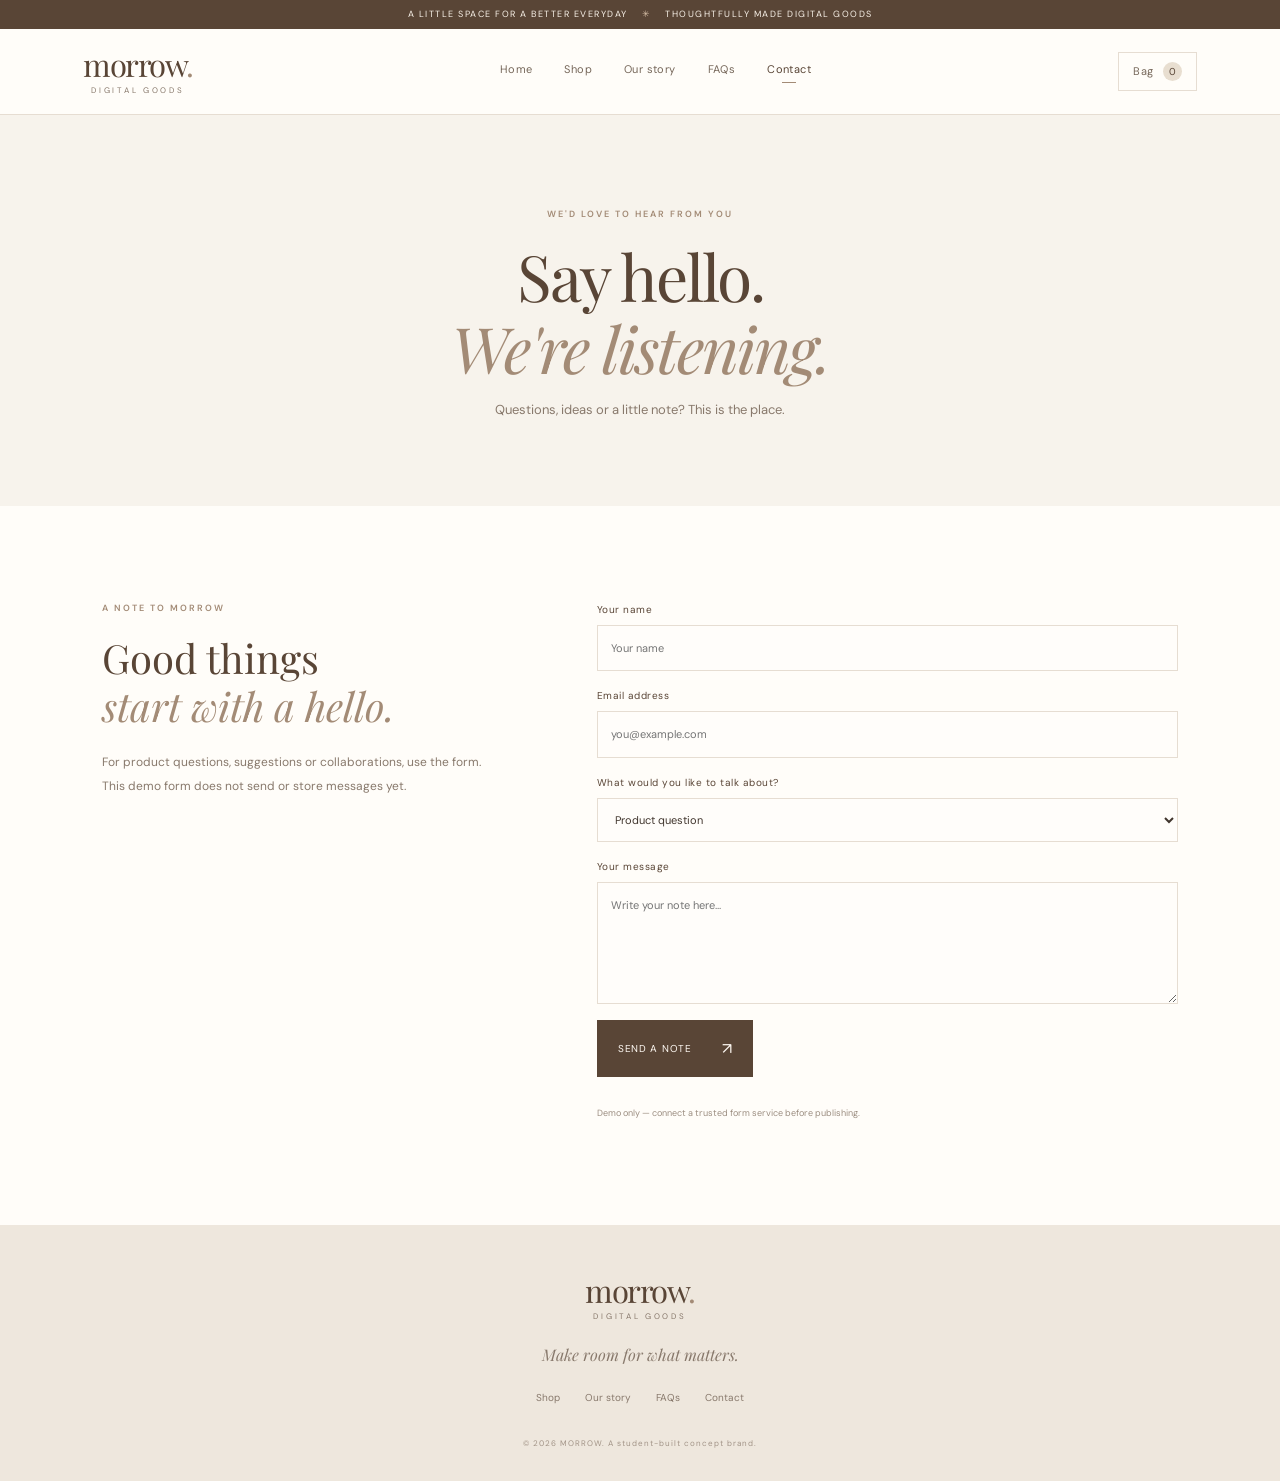
<file: contact.html>
<!doctype html>
<html lang="en"><head><meta charset="utf-8"><meta name="viewport" content="width=device-width,initial-scale=1"><title>Contact — Morrow</title><link rel="stylesheet" href="styles.css"></head><body>
<div class="announcement">A LITTLE SPACE FOR A BETTER EVERYDAY <span>✳</span> THOUGHTFULLY MADE DIGITAL GOODS</div>
<header class="site-header"><a class="wordmark" href="index.html">morrow<span>.</span><small> DIGITAL GOODS</small></a><button class="menu-toggle" aria-label="Open menu" aria-expanded="false">☰</button><nav class="main-nav"><a href="index.html">Home</a><a href="shop.html">Shop</a><a href="about.html">Our story</a><a href="faq.html">FAQs</a><a class="active" href="contact.html">Contact</a></nav><a class="bag-link" href="shop.html#bag">Bag <span class="bag-count">0</span></a></header>
<main><section class="page-hero"><p class="eyebrow">WE'D LOVE TO HEAR FROM YOU</p><h1>Say hello.<br><em>We're listening.</em></h1><p>Questions, ideas or a little note? This is the place.</p></section>
<section class="contact-layout section-wrap"><div><p class="eyebrow">A NOTE TO MORROW</p><h2>Good things<br><em>start with a hello.</em></h2><p>For product questions, suggestions or collaborations, use the form. This demo form does not send or store messages yet.</p></div><form class="contact-form"><label>Your name<input required placeholder="Your name"></label><label>Email address<input type="email" required placeholder="you@example.com"></label><label>What would you like to talk about?<select><option>Product question</option><option>Feedback or suggestion</option><option>Something else</option></select></label><label>Your message<textarea rows="5" required placeholder="Write your note here..."></textarea></label><button class="button button-dark" type="submit">Send a note <span>↗</span></button><p class="fine-print">Demo only — connect a trusted form service before publishing.</p></form></section></main>
<footer class="footer"><a class="wordmark" href="index.html">morrow<span>.</span><small> DIGITAL GOODS</small></a><p>Make room for what matters.</p><div class="footer-links"><a href="shop.html">Shop</a><a href="about.html">Our story</a><a href="faq.html">FAQs</a><a href="contact.html">Contact</a></div><small>© 2026 MORROW. A student-built concept brand.</small></footer><div class="toast" role="status" aria-live="polite"></div><script src="app.js"></script></body></html>
</file>
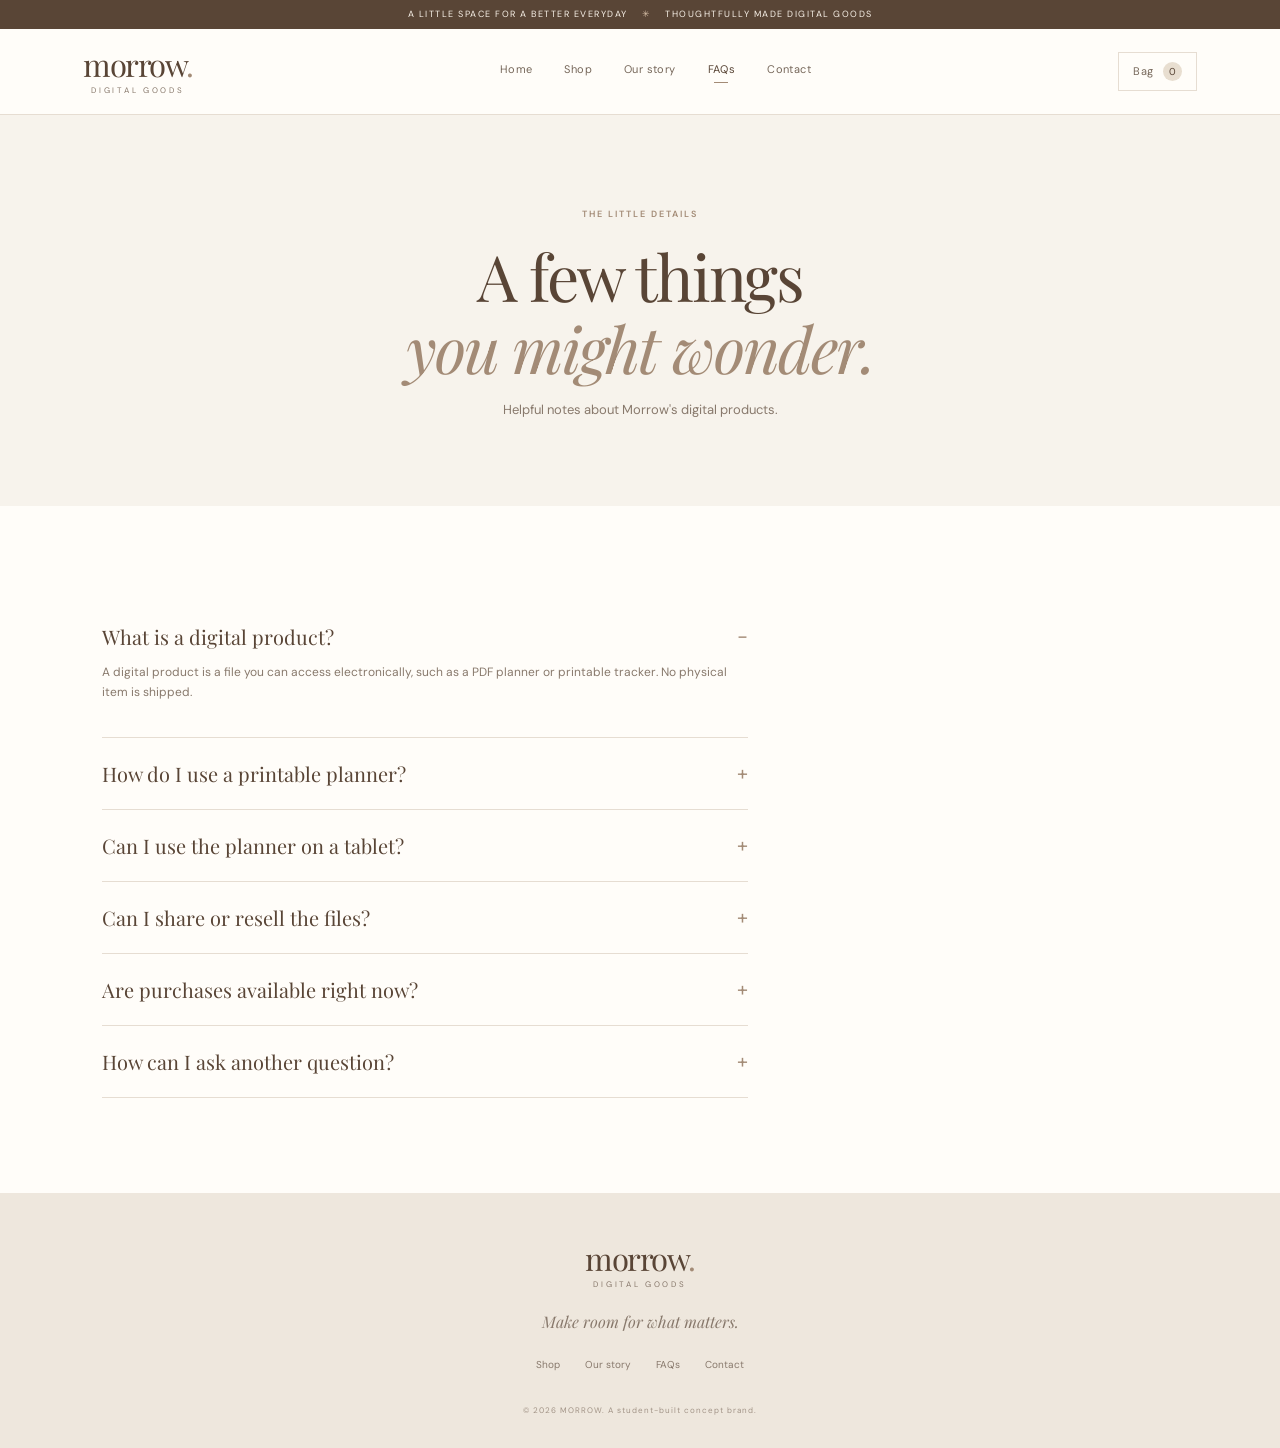
<file: faq.html>
<!doctype html>
<html lang="en"><head><meta charset="utf-8"><meta name="viewport" content="width=device-width,initial-scale=1"><title>FAQs — Morrow</title><link rel="stylesheet" href="styles.css"></head><body>
<div class="announcement">A LITTLE SPACE FOR A BETTER EVERYDAY <span>✳</span> THOUGHTFULLY MADE DIGITAL GOODS</div>
<header class="site-header"><a class="wordmark" href="index.html">morrow<span>.</span><small> DIGITAL GOODS</small></a><button class="menu-toggle" aria-label="Open menu" aria-expanded="false">☰</button><nav class="main-nav"><a href="index.html">Home</a><a href="shop.html">Shop</a><a href="about.html">Our story</a><a class="active" href="faq.html">FAQs</a><a href="contact.html">Contact</a></nav><a class="bag-link" href="shop.html#bag">Bag <span class="bag-count">0</span></a></header>
<main><section class="page-hero"><p class="eyebrow">THE LITTLE DETAILS</p><h1>A few things<br><em>you might wonder.</em></h1><p>Helpful notes about Morrow's digital products.</p></section>
<section class="faq-list section-wrap">
  <details open><summary>What is a digital product?</summary><p>A digital product is a file you can access electronically, such as a PDF planner or printable tracker. No physical item is shipped.</p></details>
  <details><summary>How do I use a printable planner?</summary><p>Download the PDF after purchase (once a real checkout is connected), then print it at home or through a print shop. Check the product page for its page size and format.</p></details>
  <details><summary>Can I use the planner on a tablet?</summary><p>The first Student Planner edition is designed as an A4 PDF for printing. A tablet-friendly version may be offered separately in the future.</p></details>
  <details><summary>Can I share or resell the files?</summary><p>Products are intended for personal use only unless a product's license says otherwise. Please don't redistribute, resell or claim the designs as your own.</p></details>
  <details><summary>Are purchases available right now?</summary><p>This is an early storefront prototype. Payments, order processing and automatic file delivery have not been connected yet.</p></details>
  <details><summary>How can I ask another question?</summary><p>Visit the Contact page. The contact form is currently a visual demo and needs a secure form service before launch.</p></details>
</section></main>
<footer class="footer"><a class="wordmark" href="index.html">morrow<span>.</span><small> DIGITAL GOODS</small></a><p>Make room for what matters.</p><div class="footer-links"><a href="shop.html">Shop</a><a href="about.html">Our story</a><a href="faq.html">FAQs</a><a href="contact.html">Contact</a></div><small>© 2026 MORROW. A student-built concept brand.</small></footer><div class="toast" role="status" aria-live="polite"></div><script src="app.js"></script></body></html>
</file>
<file: styles.css>
@import url('https://fonts.googleapis.com/css2?family=DM+Sans:wght@400;500;600;700&family=Playfair+Display:ital,wght@0,400;0,500;0,600;1,400;1,500&display=swap');
:root{--cream:#f7f3ec;--paper:#fffdf9;--sand:#e8ded0;--blush:#d5c2ae;--taupe:#a38b76;--brown:#594536;--ink:#40352d;--muted:#88796c;--line:#e6ddd2;--serif:'Playfair Display',Georgia,serif;--sans:'DM Sans',Arial,sans-serif}
*{box-sizing:border-box}html{scroll-behavior:smooth}body{margin:0;background:var(--paper);color:var(--ink);font-family:var(--sans);font-size:14px;line-height:1.7}a{color:inherit;text-decoration:none}img{display:block;width:100%;height:100%;object-fit:cover}button,input,textarea,select{font:inherit}.announcement{height:29px;background:var(--brown);color:#f8f1e8;text-align:center;font-size:9px;letter-spacing:1.5px;display:flex;align-items:center;justify-content:center;gap:14px}.announcement span{color:#d6bfa7}.site-header{height:86px;padding:0 6.5%;display:flex;align-items:center;justify-content:space-between;background:var(--paper);border-bottom:1px solid var(--line);position:relative;z-index:5}.wordmark{font-family:var(--serif);font-size:31px;letter-spacing:-1.5px;color:var(--brown);line-height:1}.wordmark span{color:var(--taupe)}.wordmark small{display:block;font:8px var(--sans);letter-spacing:2.7px;text-align:center;margin-top:5px;color:var(--muted)}.main-nav{display:flex;gap:32px}.main-nav a,.bag-link{font-size:11px;letter-spacing:.4px;color:#76675a}.main-nav a:hover,.main-nav a.active{color:var(--brown)}.main-nav a.active:after{content:"";display:block;width:14px;height:1px;background:var(--taupe);margin:4px auto 0}.bag-link{border:1px solid var(--line);padding:9px 14px}.bag-count{display:inline-grid;place-items:center;background:var(--sand);width:19px;height:19px;border-radius:50%;margin-left:6px;font-size:10px;color:var(--brown)}.menu-toggle{display:none;border:0;background:none;font-size:22px;color:var(--brown)}.hero{display:grid;grid-template-columns:1fr 1.04fr;min-height:570px;background:var(--cream);padding:54px 7% 55px;gap:5%;align-items:center}.hero-copy{padding:20px 0 20px 4%}.eyebrow{font-size:9px;letter-spacing:2px;color:var(--taupe);font-weight:600;margin:0 0 18px}.hero h1,.page-hero h1{font:normal clamp(45px,5.7vw,76px)/1.12 var(--serif);letter-spacing:-2px;color:var(--brown);margin:0 0 23px}.hero h1 em,.page-hero h1 em,.intro h2 em,.section-heading h2 em,.featured h2 em,.quote-section h2 em,.newsletter h2 em,.story-copy h2 em,.contact-layout h2 em,.product-description h1 em,.product-note h2 em{font-weight:400;color:var(--taupe)}.hero-text{max-width:365px;color:var(--muted);font-size:13px;margin-bottom:28px}.button{display:inline-flex;align-items:center;justify-content:center;gap:30px;padding:14px 20px;font-size:10px;letter-spacing:.7px;text-transform:uppercase;border:1px solid var(--brown);cursor:pointer;transition:.2s}.button-dark{background:var(--brown);color:#fffaf4}.button-dark:hover{background:#3e3026}.button-outline{background:transparent;color:var(--brown)}.button span{font-size:16px}.hero-note{font-size:8px;letter-spacing:1.6px;color:#a39486;margin-top:35px}.hero-image{height:455px;position:relative;overflow:hidden}.hero-image img{filter:saturate(.68)}.image-stamp{position:absolute;right:18px;bottom:18px;background:#f7f0e6eF;color:var(--brown);width:105px;height:105px;border-radius:50%;display:grid;place-content:center;text-align:center;font:italic 16px/1.25 var(--serif);transform:rotate(8deg)}.section-wrap{padding:95px 8%}.intro{text-align:center;max-width:780px;margin:auto;padding-top:95px;padding-bottom:80px}.intro h2,.section-heading h2,.newsletter h2{font:normal clamp(32px,4vw,48px)/1.2 var(--serif);color:var(--brown);margin:0 0 14px}.intro>p:last-child{max-width:490px;margin:0 auto;color:var(--muted);font-size:13px}.section-heading{display:flex;align-items:end;justify-content:space-between;margin-bottom:32px}.section-heading .eyebrow{margin-bottom:10px}.text-link{font-size:10px;text-transform:uppercase;letter-spacing:1px;border-bottom:1px solid var(--taupe);padding-bottom:5px;color:var(--brown)}.collection-grid{display:grid;grid-template-columns:repeat(4,1fr);gap:17px}.collection-photo{height:245px;overflow:hidden;background:var(--sand)}.collection-photo img,.product-image img{transition:transform .6s}.collection-card:hover img,.product-card:hover img{transform:scale(1.04)}.collection-meta{padding:14px 1px;display:flex;flex-direction:column;gap:5px}.collection-meta span{font-size:8px;letter-spacing:1.5px;color:var(--taupe)}.collection-meta b{font:normal 18px var(--serif);color:var(--brown)}.featured{background:#eee5da;display:grid;grid-template-columns:1.05fr .95fr;min-height:470px}.featured-image{min-height:470px}.featured-image img{filter:saturate(.65)}.featured-copy{padding:75px 12%;align-self:center}.featured h2{font:normal clamp(38px,4.5vw,58px)/1.12 var(--serif);color:var(--brown);margin:0 0 18px}.featured-copy>p:not(.eyebrow):not(.fine-print){color:var(--muted);max-width:370px;font-size:13px}.price-line{display:flex;align-items:center;gap:20px;margin:24px 0}.price-line strong{font:22px var(--serif);color:var(--brown)}.price-line span{font-size:8px;letter-spacing:1.2px;color:var(--muted)}.fine-print{font-size:9px;color:#9b8d80;margin-top:13px}.quote-section{text-align:center;background:var(--brown);color:#f8f1e8;padding:83px 20px}.quote-section .eyebrow{color:#d0bba5}.quote-section h2{font:normal clamp(27px,3.5vw,43px)/1.35 var(--serif);margin:0 0 23px}.quote-section h2 em{color:#d6bfa7}.quote-section>span{font-size:8px;letter-spacing:2px;color:#d6c6b7}.newsletter{display:flex;justify-content:space-between;align-items:center;gap:35px}.newsletter h2{font-size:36px;margin-bottom:8px}.newsletter p:not(.eyebrow){color:var(--muted);font-size:12px}.newsletter-form{display:grid;grid-template-columns:1fr 48px;max-width:390px;width:100%;border-bottom:1px solid var(--taupe);padding-bottom:7px}.newsletter-form input{border:0;background:transparent;outline:none;padding:12px 0;font-size:11px}.newsletter-form button{border:0;background:var(--brown);color:white;font-size:20px}.newsletter-form small{grid-column:1/-1;color:#a29487;font-size:9px;margin-top:8px}.footer{background:#eee7dd;padding:50px 8% 27px;text-align:center}.footer .wordmark{display:inline-block}.footer>p{font:italic 16px var(--serif);color:var(--muted);margin:17px 0}.footer-links{display:flex;justify-content:center;gap:25px;margin:24px 0}.footer-links a{font-size:10px;color:var(--muted)}.footer>small{font-size:8px;letter-spacing:1px;color:#a19386}.page-hero{text-align:center;background:var(--cream);padding:92px 20px 85px}.page-hero h1{font-size:clamp(43px,5vw,65px);margin-bottom:15px}.page-hero>p:last-child{color:var(--muted);font-size:13px;max-width:480px;margin:auto}.shop-layout{display:grid;grid-template-columns:190px 1fr;gap:45px;padding-top:65px}.filters{display:flex;flex-direction:column;align-items:stretch}.filters .eyebrow{margin-bottom:15px}.filter{border:0;border-bottom:1px solid var(--line);background:none;text-align:left;padding:13px 0;color:var(--muted);font-size:11px;cursor:pointer;display:flex;justify-content:space-between}.filter.active,.filter:hover{color:var(--brown)}.filter span{font-size:9px;color:#aa9a8b}.filter-note{margin-top:35px;padding:18px;background:var(--cream);font:italic 16px/1.5 var(--serif);color:var(--taupe)}.shop-toolbar{display:flex;justify-content:space-between;color:var(--muted);font-size:9px;letter-spacing:.8px;margin-bottom:20px}.product-grid{display:grid;grid-template-columns:repeat(2,1fr);gap:35px 20px}.product-image{height:275px;background:var(--cream);position:relative;overflow:hidden}.product-tag{position:absolute;top:13px;left:13px;background:#fffaf2eF;padding:7px 10px;font-size:8px;letter-spacing:1px;color:var(--brown)}.product-info{display:flex;justify-content:space-between;gap:10px;padding:13px 0 5px}.product-info h3{font:normal 18px var(--serif);color:var(--brown);margin:0}.product-info p{font-size:9px;color:var(--muted);margin:2px 0}.product-info strong{font:16px var(--serif);color:var(--brown);white-space:nowrap}.quick-add{border:0;border-bottom:1px solid var(--line);background:none;padding:8px 0;color:var(--taupe);font-size:9px;letter-spacing:1px;cursor:pointer}.quick-add:hover{color:var(--brown)}.bag-demo{background:var(--cream);padding-top:55px;padding-bottom:55px}.bag-demo h2{font:normal 34px var(--serif);color:var(--brown);margin:0}.bag-demo h2 em{color:var(--taupe);font-size:22px}.bag-items{padding:15px 0;color:var(--muted);font-size:12px}.bag-item{display:flex;justify-content:space-between;border-bottom:1px solid var(--line);padding:9px 0;color:var(--brown)}.breadcrumbs{padding-top:30px;padding-bottom:10px;font-size:10px;color:var(--muted)}.product-detail{padding-top:35px;display:grid;grid-template-columns:1.1fr .9fr;gap:8%}.main-product-image{height:510px;background:var(--cream)}.main-product-image img{filter:saturate(.7)}.gallery-caption{font-size:8px;letter-spacing:1.5px;color:var(--taupe);padding:13px 0}.preview-strip{display:grid;grid-template-columns:repeat(4,1fr);gap:8px}.preview-strip div{background:var(--cream);padding:16px 8px;text-align:center;font:22px var(--serif);color:var(--taupe)}.preview-strip small{font:8px var(--sans);letter-spacing:1px}.product-description{padding:15px 0}.product-description h1{font:normal 48px/1.1 var(--serif);color:var(--brown);margin:0 0 14px}.detail-price{font:22px var(--serif);color:var(--brown);margin-bottom:20px}.product-description>p:not(.eyebrow):not(.fine-print){color:var(--muted);font-size:12px}.detail-rule{height:1px;background:var(--line);margin:25px 0}.check-list{padding-left:18px;color:var(--muted);font-size:11px;line-height:2.2}.check-list li::marker{color:var(--taupe)}.specs{display:grid;grid-template-columns:repeat(3,1fr);border-top:1px solid var(--line);border-bottom:1px solid var(--line);padding:15px 0;margin:25px 0}.specs div{display:flex;flex-direction:column;gap:5px}.specs span{font-size:8px;letter-spacing:1px;color:var(--taupe)}.specs b{font:14px var(--serif);color:var(--brown)}.full-width{width:100%}.product-note{text-align:center;background:var(--cream);padding:65px 20px}.product-note h2{font:normal 34px var(--serif);color:var(--brown);margin:0 0 10px}.product-note p:last-child{color:var(--muted);font-size:12px}.story-layout{display:grid;grid-template-columns:1fr 1fr;gap:9%;align-items:center}.story-image{height:430px}.story-copy h2,.contact-layout h2{font:normal 40px/1.2 var(--serif);color:var(--brown);margin:0 0 20px}.story-copy p:not(.eyebrow),.contact-layout>div>p:not(.eyebrow){font-size:12px;color:var(--muted);line-height:2}.values{display:grid;grid-template-columns:repeat(3,1fr);gap:35px;background:var(--cream)}.values div span{font:italic 24px var(--serif);color:var(--taupe)}.values h3{font:normal 20px var(--serif);color:var(--brown);margin:8px 0}.values p{font-size:11px;color:var(--muted)}.contact-layout{display:grid;grid-template-columns:.8fr 1.2fr;gap:10%}.contact-form{display:flex;flex-direction:column;gap:16px}.contact-form label{font-size:10px;letter-spacing:.5px;color:var(--brown)}.contact-form input,.contact-form textarea,.contact-form select{display:block;width:100%;border:1px solid var(--line);background:#fffdfa;padding:13px;margin-top:7px;outline:none;color:var(--ink);font-size:11px}.contact-form input:focus,.contact-form textarea:focus,.contact-form select:focus{border-color:var(--taupe)}.contact-form textarea{resize:vertical}.contact-form .button{align-self:flex-start}.faq-list{max-width:850px}.faq-list details{border-bottom:1px solid var(--line);padding:22px 0}.faq-list summary{font:normal 20px var(--serif);color:var(--brown);cursor:pointer;list-style:none;display:flex;justify-content:space-between}.faq-list summary:after{content:"+";font:20px var(--sans);color:var(--taupe)}.faq-list details[open] summary:after{content:"−"}.faq-list details p{font-size:12px;color:var(--muted);max-width:680px}.toast{position:fixed;bottom:22px;left:50%;transform:translate(-50%,20px);background:var(--brown);color:#fffaf4;padding:11px 18px;font-size:11px;opacity:0;pointer-events:none;transition:.25s;z-index:20}.toast.show{opacity:1;transform:translate(-50%,0)}.sr-only{position:absolute;width:1px;height:1px;padding:0;margin:-1px;overflow:hidden;clip:rect(0,0,0,0);white-space:nowrap;border:0}
@media(max-width:850px){.site-header{padding:0 4%;height:75px}.main-nav{gap:16px}.hero{padding:40px 5%;min-height:480px}.hero-image{height:390px}.collection-grid{grid-template-columns:repeat(2,1fr)}.collection-photo{height:220px}.section-wrap{padding:70px 6%}.product-detail{gap:5%}.main-product-image{height:420px}.product-description h1{font-size:40px}}
@media(max-width:650px){.announcement{font-size:7px;letter-spacing:.8px;gap:6px}.site-header{height:70px}.wordmark{font-size:27px}.menu-toggle{display:block;margin-left:auto;margin-right:14px}.main-nav{display:none;position:absolute;top:70px;left:0;right:0;background:var(--paper);padding:20px 7%;border-bottom:1px solid var(--line);flex-direction:column;gap:17px}.main-nav.open{display:flex}.main-nav a.active:after{display:none}.bag-link{font-size:10px;padding:7px 9px}.hero{grid-template-columns:1fr;padding:48px 7% 35px;gap:30px}.hero-copy{padding:0}.hero h1{font-size:53px}.hero-image{height:330px}.image-stamp{width:85px;height:85px;font-size:13px}.intro{padding:65px 8%}.section-heading{align-items:start;gap:15px;flex-direction:column}.collection-grid{gap:20px 12px}.collection-photo{height:180px}.collection-meta b{font-size:16px}.featured{grid-template-columns:1fr}.featured-image{min-height:290px;height:290px}.featured-copy{padding:45px 8%}.quote-section{padding:65px 18px}.newsletter{flex-direction:column;align-items:stretch}.newsletter-form{max-width:none}.footer-links{gap:15px;flex-wrap:wrap}.page-hero{padding:65px 18px}.shop-layout{grid-template-columns:1fr;gap:28px;padding-top:40px}.filters{display:grid;grid-template-columns:repeat(2,1fr);gap:0 15px}.filters .eyebrow,.filter-note{grid-column:1/-1}.filter-note{margin-top:15px}.shop-toolbar{gap:10px;font-size:8px}.product-grid{gap:27px 13px}.product-image{height:190px}.product-info{flex-direction:column;gap:2px}.product-info h3{font-size:16px}.product-detail{grid-template-columns:1fr;padding-top:25px}.main-product-image{height:380px}.product-description{padding-top:35px}.story-layout,.contact-layout{grid-template-columns:1fr;gap:35px}.story-image{height:300px}.story-copy h2,.contact-layout h2{font-size:34px}.values{grid-template-columns:1fr;gap:20px}.preview-strip{gap:5px}.preview-strip div{padding:12px 4px}.breadcrumbs{padding-top:20px}.newsletter h2{font-size:31px}}
</file>
